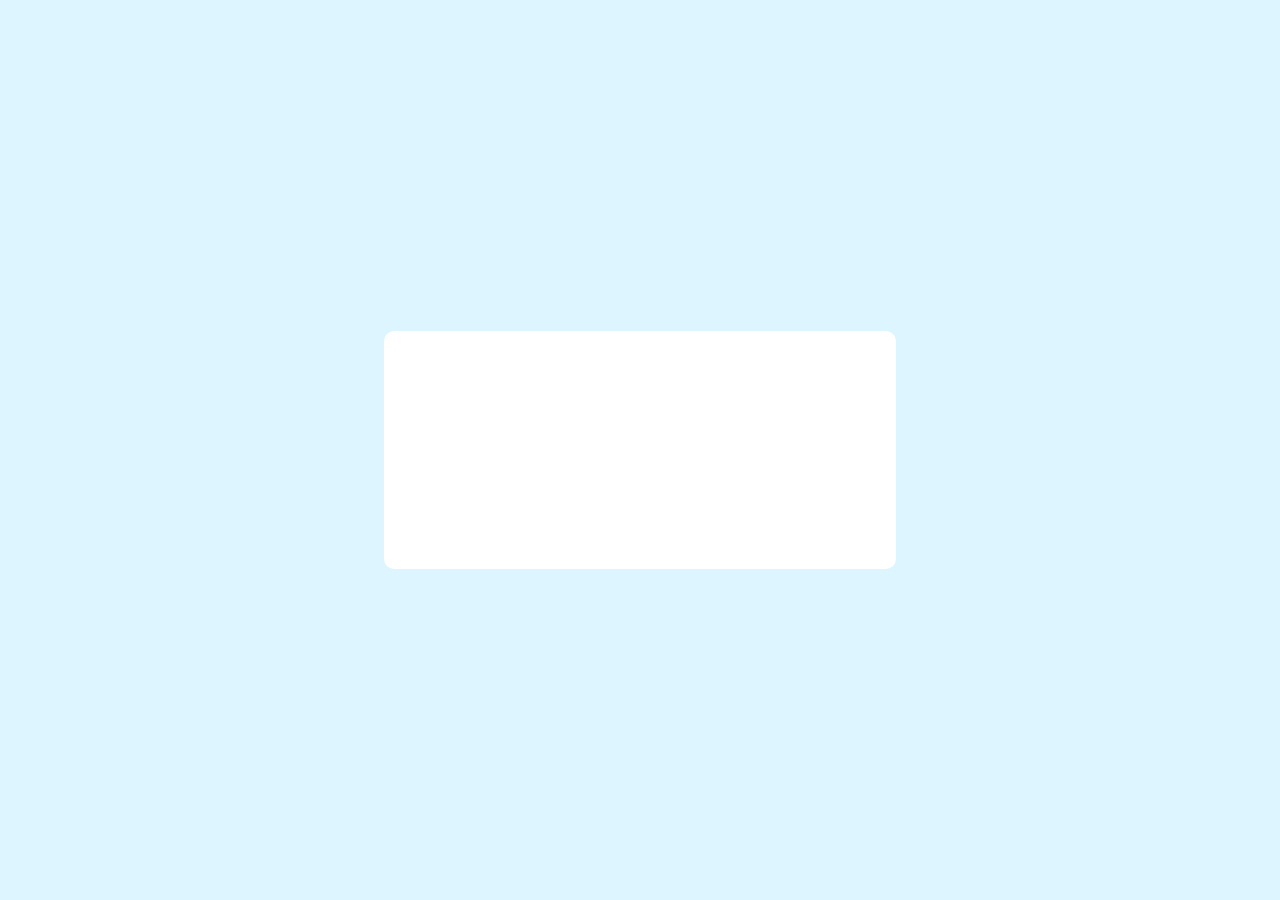
<file: clippath/index.html>
<!DOCTYPE html>
<html lang="en">
<head>
    <meta charset="UTF-8">
    <meta http-equiv="X-UA-Compatible" content="IE=edge">
    <meta name="viewport" content="width=device-width, initial-scale=1.0">
    <link rel="stylesheet" href="style.css">
    <title>clippath</title>
</head>
<body>
    <div class="container">
        <div class="inner">
            <h1>Hey</h1>
            <p>Lorem ipsum dolor sit amet consectetur adipisicing elit. Ipsa placeat Lorem, ipsum.</p>
        </div>
    </div>
</body>
</html>
</file>
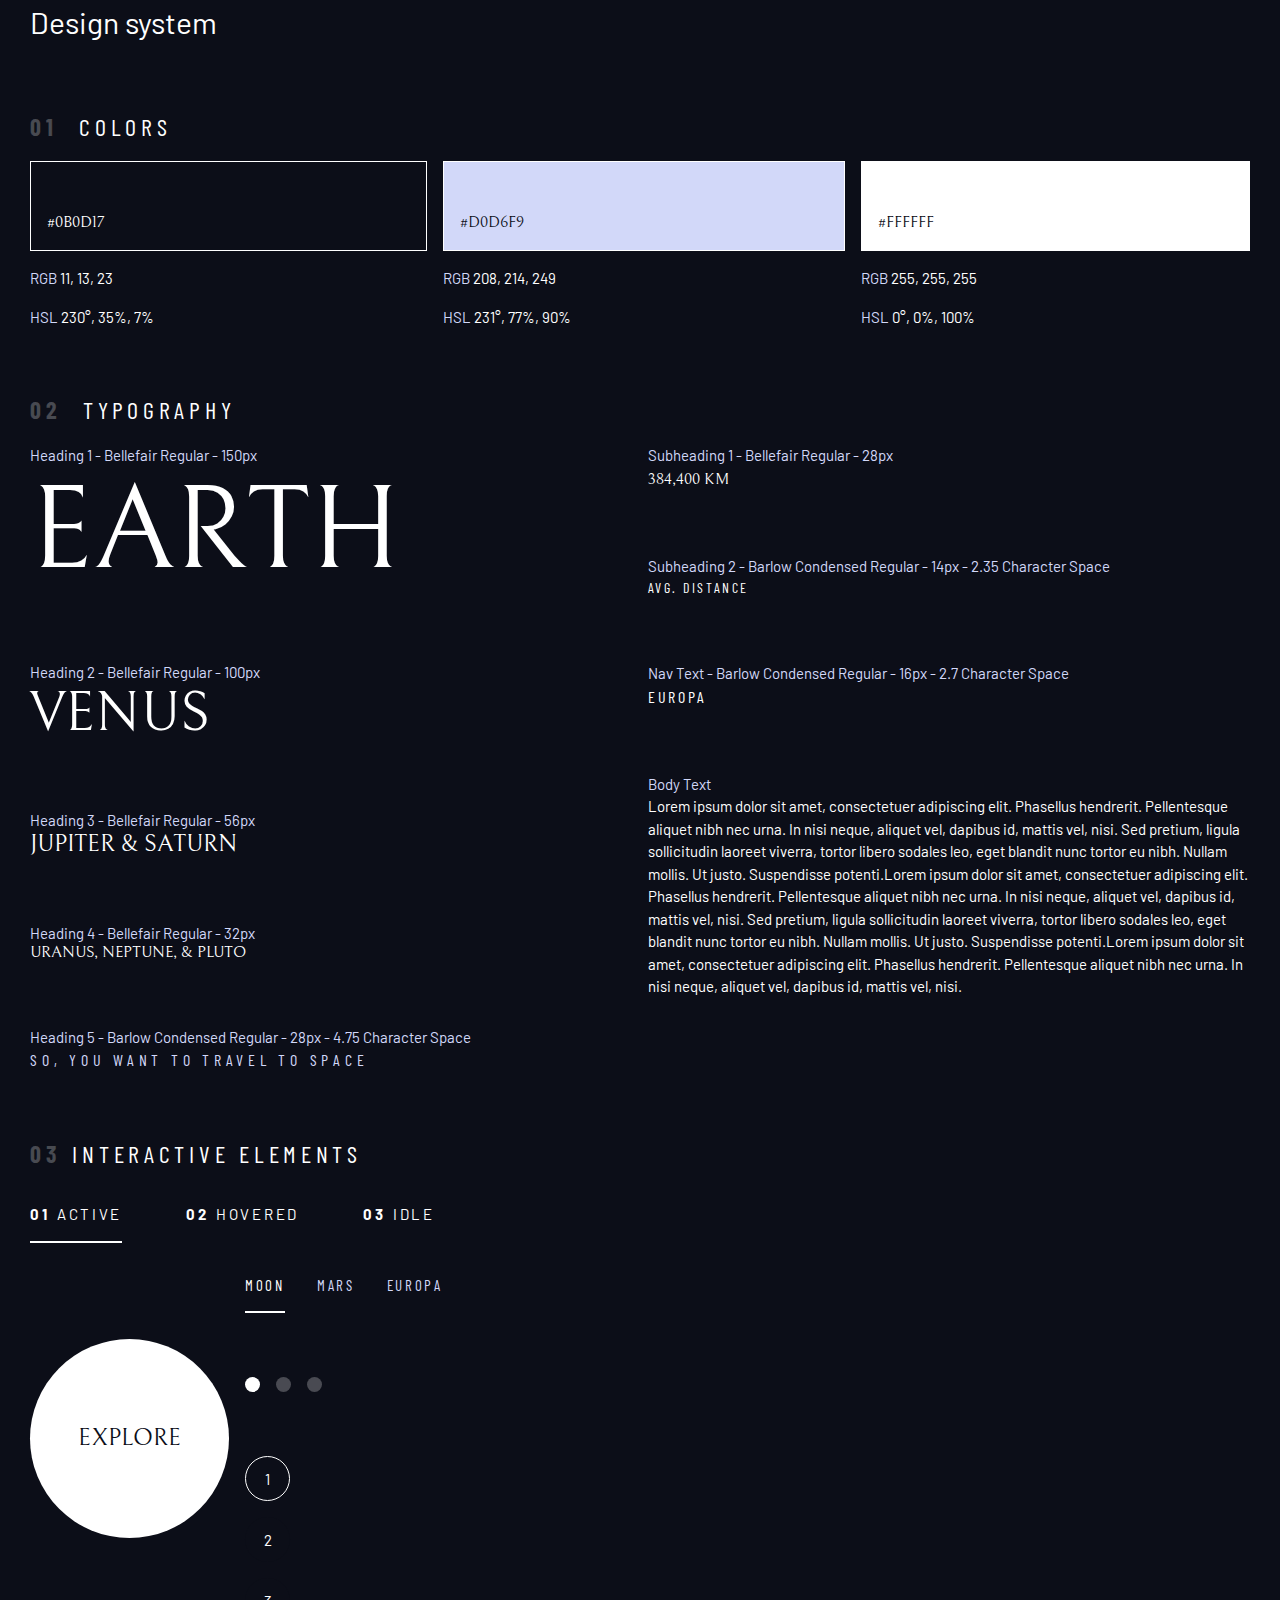
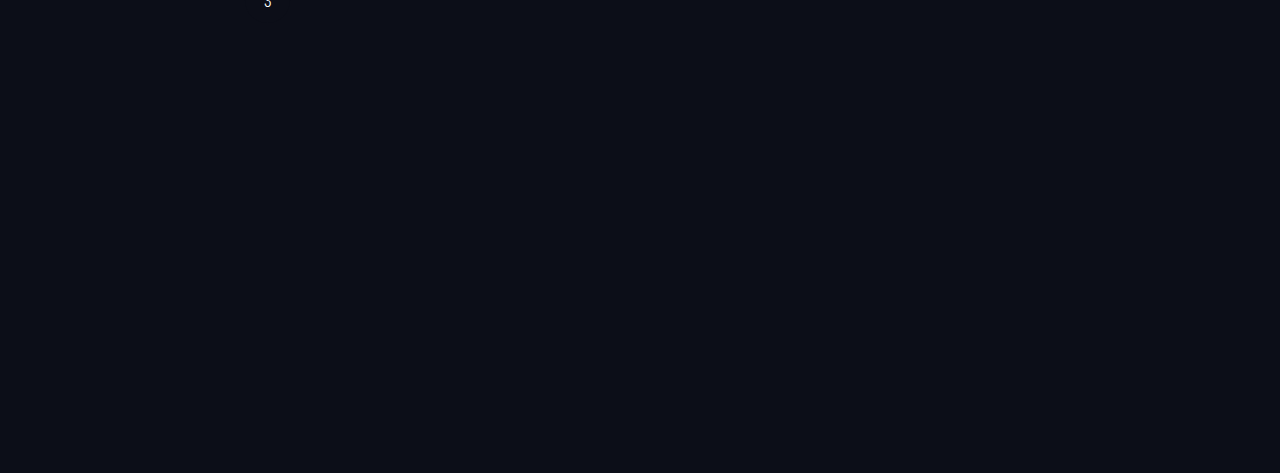
<file: Space tourism/design-system.html>
<!DOCTYPE html>
<html lang="en">

<head>
    <meta charset="UTF-8">
    <meta http-equiv="X-UA-Compatible" content="IE=edge">
    <meta name="viewport" content="width=device-width, initial-scale=1.0">
    <link href="https://fonts.googleapis.com/css2?family=Barlow+Condensed:wght@400;700&family=Bellefair&family=Barlow:wght@400;700&display=swap"
    rel="stylesheet">
    <link rel="stylesheet" href="index.css">
    <title>Design System</title>
</head>

<body>
    <div class="container ">
        <h1>Design system</h1>

        <section class="flow" id="colors" style="margin: 4rem 0">
            <h2 class="numbered-title"><span>01</span> colors</h2>
            <div class="flex">
                <div class="flow" style="flex-grow: 1;">
                    <div class="bg-dark text-white ff-serif fs-500" style="padding: 3rem 1rem 1rem; border: 1px solid white">#0B0D17</div>
                    <p><span class="text-accent">RGB</span> 11, 13, 23</p>
                    <p><span class="text-accent">HSL</span> 230°, 35%, 7%</p>
                </div>
                <div class="flow" style="flex-grow: 1;">
                    <div class="bg-accent text-dark ff-serif fs-500" style="padding: 3rem 1rem 1rem; border: 1px solid white">#D0D6F9</div>
                    <p><span class="text-accent">RGB</span> 208, 214, 249</p>
                    <p><span class="text-accent">HSL</span> 231°, 77%, 90%</p>
                </div>
                <div class="flow" style="flex-grow: 1;">
                    <div class="bg-white text-dark ff-serif fs-500" style="padding: 3rem 1rem 1rem; border: 1px solid white;">#FFFFFF</div>
                    <p><span class="text-accent">RGB</span> 255, 255, 255</p>
                    <p><span class="text-accent">HSL</span> 0°, 0%, 100%</p>
                </div>
            </div>
        </section>


        <section class="flow" id="typography"  style="margin: 4rem 0">
            <h2 class="numbered-title"><span>02 </span>Typography</h2>
            <div class="flex">
                <div class="flow" style="flex-basis: 100%; --flow-space: 4rem;">
                    <div> 
                        <p class="text-accent">Heading 1 - Bellefair Regular - 150px</p>
                        <p class="fs-900 ff-serif uppercase">Earth</p> 
                    </div>
                    <div> 
                        <p class="text-accent">Heading 2 - Bellefair Regular - 100px</p>
                        <p class="fs-800 ff-serif uppercase">Venus</p>
                    </div>
                    <div> 
                        <p class="text-accent">Heading 3 - Bellefair Regular - 56px</p>
                        <p class="fs-700 ff-serif uppercase">Jupiter & Saturn</p>
                    </div>
                    <div> 
                        <p class="text-accent">Heading 4 - Bellefair Regular - 32px</p>
                        <p class="fs-600 ff-serif uppercase">Uranus, Neptune, & Pluto</p>
                    </div> 
                    <div> 
                        <p class="text-accent">Heading 5 - Barlow Condensed Regular - 28px - 4.75 Character Space</p>
                        <p class="text-accent fs-500 ff-sans-cond uppercase letter-spacing-1">So, you want to travel to space</p>
                    </div>
                
                </div>
                
                <div class="flow" style="flex-basis: 100%; --flow-space: 4rem;">
                    <div> 
                        <p class="text-accent">Subheading 1 - Bellefair Regular - 28px</p>
                        <p class="fs-500 ff-serif uppercase">384,400 km</p>
                    </div>
                    <div> 
                        <p class="text-accent">Subheading 2 - Barlow Condensed Regular - 14px - 2.35 Character Space</p>
                        <p class="fs-200 uppercase ff-sans-cond letter-spacing-3">Avg. Distance</p>
                    </div>
                    <div> 
                        <p class="text-accent">Nav Text - Barlow Condensed Regular - 16px - 2.7 Character Space</p>
                        <p class="fs-300 uppercase ff-sans-cond letter-spacing-2">Europa</p>
                    </div>
                    <div> 
                        <p class="text-accent">Body Text</p>
                        <p>Lorem ipsum dolor sit amet, consectetuer adipiscing elit. Phasellus hendrerit. Pellentesque aliquet nibh nec urna. In nisi neque, aliquet vel, dapibus id, mattis vel, nisi. Sed pretium, ligula sollicitudin laoreet viverra, tortor libero sodales leo, eget blandit nunc tortor eu nibh. Nullam mollis. Ut justo. Suspendisse potenti.Lorem ipsum dolor sit amet, consectetuer adipiscing elit. Phasellus hendrerit. Pellentesque aliquet nibh nec urna. In nisi neque, aliquet vel, dapibus id, mattis vel, nisi. Sed pretium, ligula sollicitudin laoreet viverra, tortor libero sodales leo, eget blandit nunc tortor eu nibh. Nullam mollis. Ut justo. Suspendisse potenti.Lorem ipsum dolor sit amet, consectetuer adipiscing elit. Phasellus hendrerit. Pellentesque aliquet nibh nec urna. In nisi neque, aliquet vel, dapibus id, mattis vel, nisi. </p>
                    </div> 
                </div>
            </div>
        </section>


        <section id="interacitve-elements" class="flow">
            <h2 class="numbered-title"><span>03</span>Interactive elements</h2>
            
            <!-- navigation -->
            <div>
                <nav>
                    <ul class="primary-navigation flex underline-indicators">
                        <li class="active"><a class="text-white letter-spacing-2 uppercase" href="#"><span>01</span>Active</a></li>
                        <li><a class="text-white letter-spacing-2 uppercase" href="#"><span>02</span>Hovered</a></li>
                        <li><a class="text-white letter-spacing-2 uppercase" href="#"><span>03</span>Idle</a></li>
                    </ul>
                </nav>
            </div>

            <div class="flex">
                <div style="margin-top: 5rem;">
                    <!-- explore button -->
                    <a href="#+" class="large-button uppercase ff-serif fs-700 text-dark bg-white">Explore</a>
                </div>
                

                <div class="flow" style="margin-bottom: 50vh; --flow-space: 4rem;">
                    <!-- Tabs -->
                    <div class="tab-list underline-indicators flex">
                        <button aria-selected="true" class="uppercase text-accent letter-spacing-2 ff-sans-cond bg-dark">Moon</button>
                        <button aria-selected="false" class="uppercase text-accent letter-spacing-2 ff-sans-cond bg-dark">Mars</button>
                        <button aria-selected="false" class="uppercase text-accent letter-spacing-2 ff-sans-cond bg-dark">Europa</button>
                    </div>
                    <!-- Dots -->
                    <div class="dot-indicators flex">
                        <button aria-selected="true" ><span class="sr-only">Slide title</span></button>
                        <button aria-selected="false" ><span class="sr-only">Slide title</span></button>
                        <button aria-selected="false" ><span class="sr-only">Slide title</span></button>
                    </div>
                    <!-- Numbers -->
                    <div class="number-indicators flex" style="flex-direction: column">
                        <button class="bg-dark text-white" aria-selected="true">1</button>
                        <button class="bg-dark text-white" aria-selected="false">2</button>
                        <button class="bg-dark text-white" aria-selected="false">3</button>
                    </div>

                </div>
            </div>
        </section>
    </div>
</body>

</html>
</file>
<file: clippath/style.css>
@import url("https://fonts.googleapis.com/css2?family=Poppins:wght@400;500;600;700&family=Roboto:wght@400;500;700;900&display=swap");
body {
  background-color: #dcf5ff;
  margin: 0;
  height: 100vh;
  width: 100vw;
  display: -webkit-box;
  display: -ms-flexbox;
  display: flex;
  -webkit-box-pack: center;
      -ms-flex-pack: center;
          justify-content: center;
  -webkit-box-align: center;
      -ms-flex-align: center;
          align-items: center;
  font-family: "Roboto", sans-serif;
}

.container {
  width: 40%;
  background-color: #fff;
  border-radius: 10px;
}

.container .inner {
  background-color: #07daa5;
  width: calc(100% - 2em);
  padding: 5em;
  border-radius: 10px;
  -webkit-clip-path: inset(0% 0% 0% 100%);
          clip-path: inset(0% 0% 0% 100%);
  -webkit-transition: all 0.5s ease-in-out;
  transition: all 0.5s ease-in-out;
  cursor: pointer;
}

.container .inner h1 {
  margin: 0;
  color: #fff;
}

.container .inner p {
  font-size: 0.8rem;
  color: #fff;
}

.container:hover .inner {
  -webkit-clip-path: inset(0% 0% 0% 0%);
          clip-path: inset(0% 0% 0% 0%);
}
/*# sourceMappingURL=style.css.map */
</file>
<file: Space tourism/index.css>
/* --------------------- */
/* Custom properties     */
/* --------------------- */

:root {
    /* colors */
    --clr-dark: 230 35% 7%;
    --clr-light: 231 77% 90%;
    --clr-white: 0 0% 100%;

    /* font-sizes */
    --fs-900: clamp(5rem, 8vw + 1rem, 9.375rem);
    --fs-800: 3.5rem;
    --fs-700: 1.5rem;
    --fs-600: 1rem;
    --fs-500: 1rem;
    --fs-400: 0.9375rem;
    --fs-300: 1rem;
    --fs-200: 0.875rem;

    /* font-families */
    --ff-serif: "Bellefair", serif;
    --ff-sans-cond: "Barlow Condensed", sans-serif;
    --ff-sans-normal: "Barlow", sans-serif;

}

@media (min-width: 35em) {
    :root {
        --fs-800: 5rem;
        --fs-700: 2.5rem;
        --fs-600: 1.5rem;
        --fs-500: 1.25rem;
        --fs-400: 1rem;
    }
}

@media (min-width: 45em) {
    :root {
        /* font-sizes */
        --fs-800: 3.5rem;
        --fs-700: 1.5rem;
        --fs-600: 1rem;
        --fs-500: 1rem;
        --fs-400: 0.9375rem;
        --fs-300: 1rem;
        --fs-200: 0.875rem;
    }
}

/* --------------------- */
/* Reset                 */
/* --------------------- */
/* Box-sizing */
*,
*::before,
*::after {
    box-sizing: border-box;
}


/* Reset margins */

body,
h1,
h2,
h3,
h4,
h5,
p,
figure,
picture {
    margin: 0;
}

h1,
h2,
h3,
h4,
h5,
h6,
p {
    font-weight: 400;
}


/* set up the body */
body {
    font-family: var(--ff-sans-normal);
    font-size: var(--fs-400);
    background: hsl(var(--clr-dark));
    color: hsl(var(--clr-white));
    line-height: 1.5;
    min-height: 100vh;

    display: grid;
    grid-template-rows: min-content 1fr;
}

/* images */
img,
picture {
    max-width: 100%;
    display: block;
}

/* form elements */
input,
button,
textarea,
select {
    font: inherit;
}

/* Remove animations for people who have turned them off */
/* @media (prefers-reduced-motion: reduce) {

    *,
    *::before,
    *::after {
        animation-duration: .01ms !important;
        animation-iteration-count: 1 !important;
        transition-duration: .01ms !important;
        scroll-behavior: auto !important;
    }
} */


/* ----------------------- */
/* Utility Classes         */
/* ----------------------- */

.flex {
    display: flex;
    gap: var(--gap, 1rem);
}

.grid {
    display: grid;
    gap: var(--gap, 1rem);
}

.d-block{
    display: block;
}

.flow>*:not(:first-child) {
    margin-top: var(--flow-space, 1rem);
}

.container {
    max-width: 80rem;
    padding: 0 2em;
    margin: 0 auto;
}

.grid-container {
    display: grid;

}

@media (min-width: 45em) {
    .grid-container {
        column-gap: var(--container-gap, 2rem);
        grid-template-columns: minmax(2em, 1fr) repeat(2, minmax(0, 40rem)) minmax(2em, 1fr);
    }

    .grid-container>*:first-child {
        grid-column: 2;
    }

    .grid-container>*:last-child {
        grid-column: 3;
    }
}


.sr-only {
    position: absolute;
    width: 1px;
    height: 1px;
    padding: 0;
    margin: -1px;
    overflow: hidden;
    clip: rect(0, 0, 0, 0);
    white-space: nowrap;
    border: 0;
}


/* colors */

.bg-dark {
    background-color: hsl(var(--clr-dark));
}

.bg-accent {
    background-color: hsl(var(--clr-light));
}

.bg-white {
    background-color: hsl(var(--clr-white));
}

.text-dark {
    color: hsl(var(--clr-dark));
}

.text-accent {
    color: hsl(var(--clr-light));
}

.text-white {
    color: hsl(var(--clr-white));
}


/* Typography */


.ff-serif {
    font-family: var(--ff-serif);
}

.ff-sans-cond {
    font-family: var(--ff-sans-cond);
}

.ff-sans-normal {
    font-family: var(--ff-sans-normal);
}

.letter-spacing-1 {
    letter-spacing: 4.75px;
}

.letter-spacing-2 {
    letter-spacing: 2.7px;
}

.letter-spacing-3 {
    letter-spacing: 2.35px;
}

.uppercase {
    text-transform: uppercase;
}

.fs-900 {
    font-size: var(--fs-900);
}

.fs-800 {
    font-size: var(--fs-800);
}

.fs-700 {
    font-size: var(--fs-700);
}

.fs-600 {
    font-size: var(--fs-600);
}

.fs-500 {
    font-size: var(--fs-500);
}

.fs-400 {
    font-size: var(--fs-400);
}

.fs-300 {
    font-size: var(--fs-300);
}

.fs-200 {
    font-size: var(--fs-200);
}

.fs-900,
.fs-800,
.fs-700,
.fs-600 {
    line-height: 1.1;
}


.numbered-title {
    font-family: var(--ff-sans-cond);
    font-size: var(--fs-700);
    text-transform: uppercase;
    letter-spacing: 4.72px;
}

.numbered-title span {
    margin-right: .5em;
    font-weight: bold;
    color: hsl(var(--clr-white) / .25);
}


/* --------------------- */
/* Components            */
/* --------------------- */

.large-button {
    display: inline-grid;
    place-items: center;
    padding: 0 2em;
    aspect-ratio: 1;
    border-radius: 50%;
    text-decoration: none;
    position: relative;
    z-index: 1;
}

.large-button::after {
    content: '';
    position: absolute;
    z-index: -1;
    background: hsl(var(--clr-white) / .05);
    width: 100%;
    height: 100%;
    border-radius: 50%;
    opacity: 0;
    transition: opacity 500ms linear, transform 500ms ease-in-out;
}

.large-button:hover::after,
.large-button:focus::after {
    opacity: 1;
    transform: scale(1.5);
}

.primary-navigation {
    --gap: 4rem;
    /* --underline-gap: 2em; */
    list-style-type: none;
    margin: 0;
    padding: 0;
}

.primary-navigation a {
    text-decoration: none;
}

.primary-navigation a>span {
    font-weight: 700;
    margin-right: .5em;
}

.underline-indicators>* {
    cursor: pointer;
    padding: var(--underline-gap, 1em) 0;
    border: 0;
    border-bottom: 2px solid hsl(var(--clr-white) / 0);
}

.underline-indicators>*:hover,
.underline-indicators>*:focus {
    border-bottom: 2px solid hsl(var(--clr-white) / .5)
}

.underline-indicators>.active,
.underline-indicators>[aria-selected="true"] {
    color: hsl(var(--clr-white) /1);
    border-bottom: 2px solid hsl(var(--clr-white) / 1)
}

.tab-list {
    --gap: 2rem;
}

.dot-indicators>* {
    cursor: pointer;
    border: none;
    border-radius: 50%;
    aspect-ratio: 1;
    padding: .5em;
    background-color: hsl(var(--clr-white) / .25);
}

.dot-indicators>*:hover,
.dot-indicators>*:focus {
    background-color: hsl(var(--clr-white) / .5);
}

.dot-indicators>[aria-selected="true"] {
    background-color: hsl(var(--clr-white) / 1);
}

.number-indicators>* {
    border: none;
    border-radius: 50%;
    aspect-ratio: 1;
    width: 3em;
    height: 3em;
    /* flex-direction: column; */
}

.number-indicators>*:hover,
.number-indicators>*:focus {
    border: 1px solid hsl(var(--clr-white) / .5);
}

.number-indicators>[aria-selected="true"] {
    border: 1px solid hsl(var(--clr-white) / 1);
}
</file>
